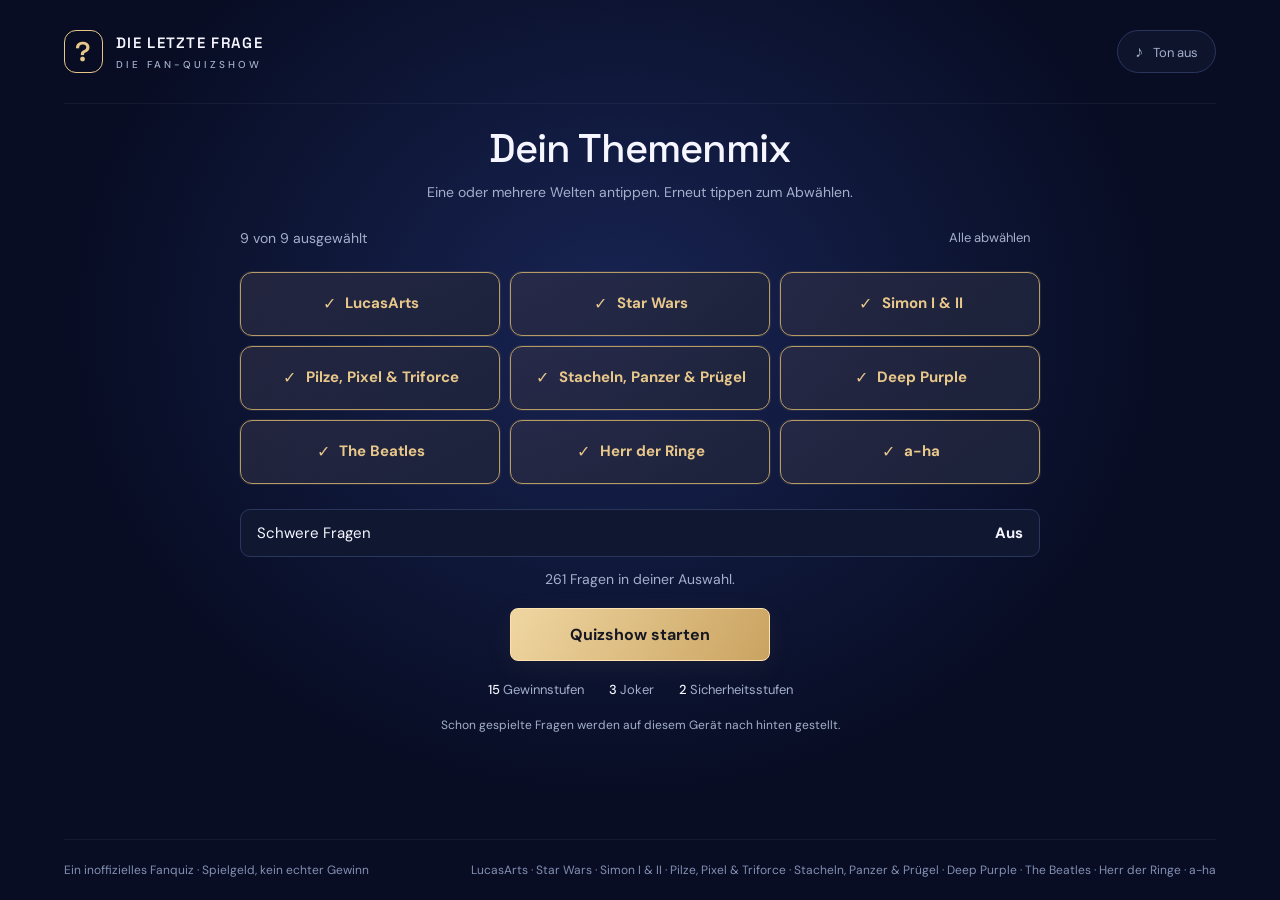
<file: index.html>
<!doctype html><html lang="de"><head><meta charset="utf-8"><meta name="viewport" content="width=device-width,initial-scale=1"><meta name="theme-color" content="#080d24"><meta name="description" content="15 Fragen. Neun Welten. Eine Million. Die Quizshow für Fans von LucasArts, Star Wars, Simon the Sorcerer Retroklassiker von Nintendo und SEGA, Deep Purple, The Beatles, Herr der Ringe und a-ha."><title>Die letzte Frage · Die Fan-Quizshow</title><link rel="icon" type="image/svg+xml" href="data:image/svg+xml,%3Csvg xmlns='http://www.w3.org/2000/svg' viewBox='0 0 64 64'%3E%3Crect width='64' height='64' rx='16' fill='%230a1234'/%3E%3Cpath d='M32 7 55 20v24L32 57 9 44V20Z' fill='none' stroke='%23cdb075' stroke-width='3'/%3E%3Ctext x='32' y='44' text-anchor='middle' font-family='Arial' font-weight='bold' font-size='34' fill='white'%3E?%3C/text%3E%3C/svg%3E"><link rel="stylesheet" href="style.css"><script defer src="questions.js"></script><script defer src="app.js"></script></head><body><div class="app"><header><a class="brand" href="./" aria-label="Die letzte Frage – Startseite"><span class="brand-icon">?</span><span>DIE LETZTE FRAGE<small>DIE FAN-QUIZSHOW</small></span></a><button class="icon-button" id="sound" aria-label="Ton einschalten" title="Ton einschalten">♪ <span>Ton aus</span></button></header><main id="main"></main><footer><span>Ein inoffizielles Fanquiz · Spielgeld, kein echter Gewinn</span><span>LucasArts · Star Wars · Simon I & II · Pilze, Pixel & Triforce · Stacheln, Panzer & Prügel · Deep Purple · The Beatles · Herr der Ringe · a-ha</span></footer></div><dialog id="modal"><div id="dialog-content"></div><button class="secondary full" id="close-dialog">Verstanden</button></dialog></body></html>
</file>
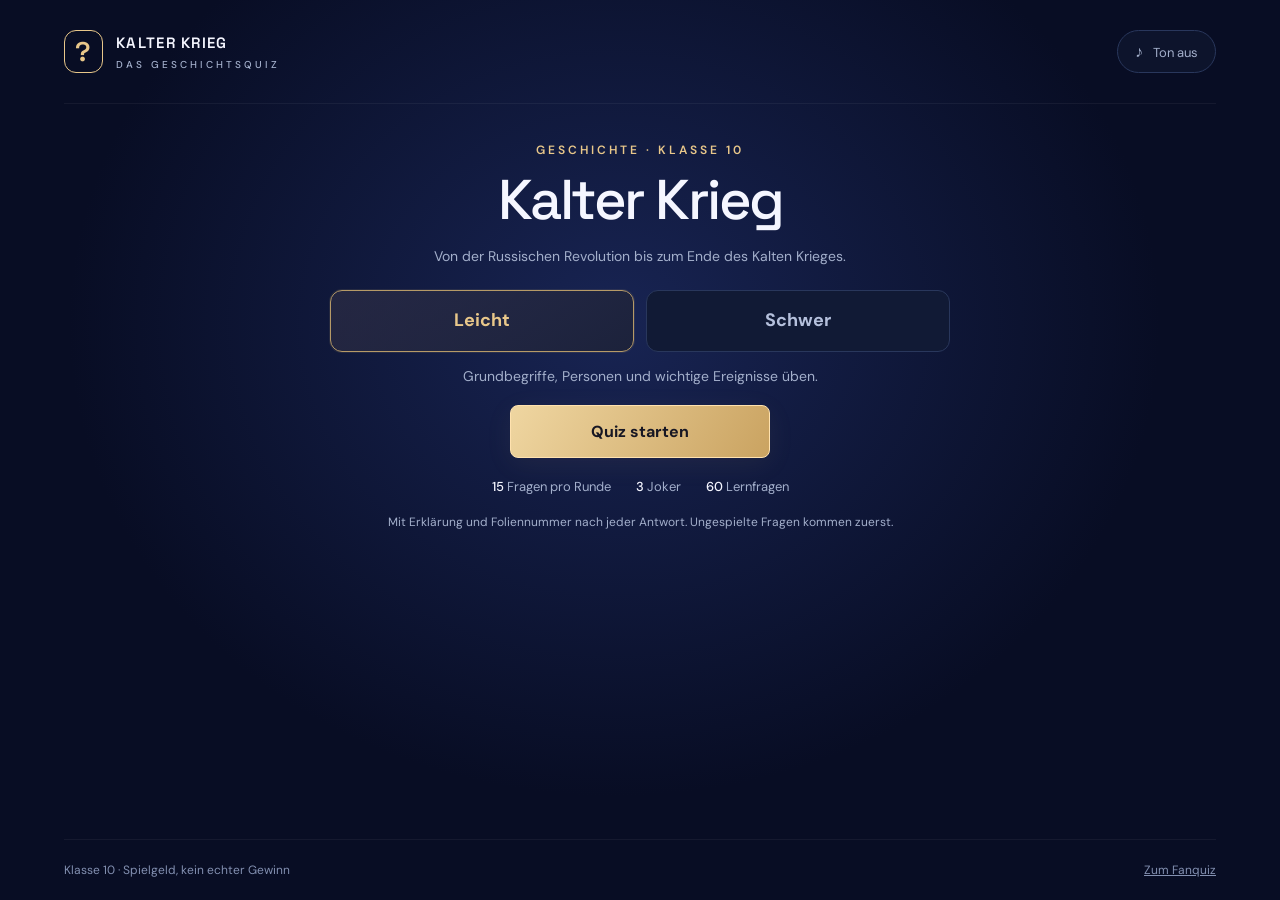
<file: kalter-krieg/index.html>
<!doctype html><html lang="de" translate="no"><head><meta charset="utf-8"><meta name="google" content="notranslate"><meta name="viewport" content="width=device-width,initial-scale=1"><meta name="theme-color" content="#080d24"><meta name="description" content="Kalter Krieg: Geschichtsquiz für Klasse 10 am Gymnasium. 60 Fragen mit Erklärungen, Folienverweisen und zwei Schwierigkeitsstufen."><title>Kalter Krieg · Klasse 10</title><link rel="icon" type="image/svg+xml" href="data:image/svg+xml,%3Csvg xmlns='http://www.w3.org/2000/svg' viewBox='0 0 64 64'%3E%3Crect width='64' height='64' rx='16' fill='%230a1234'/%3E%3Cpath d='M32 7 55 20v24L32 57 9 44V20Z' fill='none' stroke='%23cdb075' stroke-width='3'/%3E%3Ctext x='32' y='44' text-anchor='middle' font-family='Arial' font-weight='bold' font-size='34' fill='white'%3E?%3C/text%3E%3C/svg%3E"><link rel="stylesheet" href="style.css"><script defer src="questions.js?v=slides-1"></script><script defer src="app.js?v=slides-1"></script></head><body><div class="app"><header><a class="brand" href="./" aria-label="Kalter Krieg – Startseite"><span class="brand-icon">?</span><span>KALTER KRIEG<small>DAS GESCHICHTSQUIZ</small></span></a><button class="icon-button" id="sound" aria-label="Ton einschalten" title="Ton einschalten">♪ <span>Ton aus</span></button></header><main id="main"></main><footer><span>Klasse 10 · Spielgeld, kein echter Gewinn</span><a href="../">Zum Fanquiz</a></footer></div><dialog id="modal"><div id="dialog-content"></div><button class="secondary full" id="close-dialog">Verstanden</button></dialog></body></html>
</file>
<file: style.css>
@import url('https://fonts.googleapis.com/css2?family=DM+Sans:wght@400;500;600;700&family=Space+Grotesk:wght@400;500;600;700&display=swap');
:root{color-scheme:dark;--bg:#080d24;--panel:#101831;--line:#29375c;--muted:#a3afcb;--gold:#e8c78a;--white:#f5f6ff;--blue:#5878ff}*{box-sizing:border-box}body{margin:0;background:radial-gradient(ellipse at 48% 36%,#182453 0,transparent 58%),var(--bg);color:var(--white);font-family:'DM Sans',sans-serif;font-size:16px;min-height:100svh}button,a{-webkit-tap-highlight-color:transparent}button,select{font:inherit}button{cursor:pointer;color:inherit}button:disabled{cursor:default}button:focus-visible,a:focus-visible,summary:focus-visible{outline:3px solid #e8c78a;outline-offset:5px}a{color:inherit}.app{max-width:1440px;margin:auto;padding:0 5%}header{height:104px;display:flex;align-items:center;justify-content:space-between;border-bottom:1px solid #ffffff0d}.brand{text-decoration:none;display:flex;align-items:center;gap:13px;font:600 15px 'Space Grotesk',sans-serif;letter-spacing:1.3px}.brand small{display:block;font:500 10px 'DM Sans',sans-serif;letter-spacing:3px;color:var(--muted);margin-top:6px}.brand-icon{display:grid;place-items:center;width:39px;height:43px;border:1px solid var(--gold);border-radius:12px;font-size:27px;color:var(--gold)}.icon-button{border:1px solid var(--line);background:#101831aa;border-radius:30px;padding:10px 17px;color:var(--muted)}.icon-button span{font-size:13px;margin-left:6px}main{min-height:calc(100svh - 165px)}footer{min-height:60px;display:flex;align-items:center;justify-content:space-between;gap:15px;color:#8390b1;font-size:12px;border-top:1px solid #ffffff0d}.lobby{max-width:800px;margin:auto;text-align:center;padding:24px 0 40px}.eyebrow{font-size:12px;font-weight:600;letter-spacing:3px;color:var(--gold);text-transform:uppercase}.emblem{width:110px;height:110px;border:1px solid #7283b8;outline:1px solid #394675;outline-offset:8px;border-radius:50%;margin:19px auto 34px;display:grid;place-items:center;position:relative;background:radial-gradient(circle,#253366,#111832);box-shadow:0 0 75px #4d62e32b}.emblem:before{content:'';position:absolute;inset:12px;border:1px solid #6374a7;transform:rotate(45deg);border-radius:23px}.emblem span{font:500 57px 'Space Grotesk';color:var(--gold);z-index:1}h1,h2,h3,p{margin-top:0}h1{font:500 clamp(38px,6vw,64px)/1.07 'Space Grotesk';letter-spacing:-2.5px;margin-bottom:17px}h1 em{font-style:normal;color:var(--gold)}.intro{color:var(--muted);line-height:1.7;margin-bottom:29px}.category-label{font-size:12px;letter-spacing:2px;color:var(--muted);margin-bottom:12px}.categories{display:grid;grid-template-columns:repeat(3,1fr);gap:10px;margin-bottom:25px}.category{position:relative;min-height:88px;border:1px solid var(--line);border-radius:12px;background:#111a35;color:#b5c0dc;padding:17px 8px;transition:.2s}.category strong{display:block;font-size:15px;margin:0;line-height:1.3}.category.active{border-color:#b69a67;color:var(--gold);background:linear-gradient(145deg,#36334888,#1c223b);box-shadow:0 0 0 1px #b69a6722}.primary{border:1px solid #ffe2af;background:linear-gradient(120deg,#efd6a1,#caa361);color:#171723;border-radius:8px;padding:15px 30px;font-weight:700;min-height:51px;box-shadow:0 6px 28px #d4ac6812}.primary:hover{filter:brightness(1.08)}.primary:disabled{opacity:.35}.start{min-width:260px}.rules{display:flex;justify-content:center;gap:25px;color:var(--muted);font-size:13px;margin-top:20px}.rules b{color:#f5f6ff;font-weight:500}.game{display:grid;grid-template-columns:minmax(0,1fr) 244px;gap:48px;padding:34px 0;align-items:start}.stage{padding:0 0 20px}.game-top{display:flex;justify-content:space-between;align-items:center;color:var(--muted);font-size:14px}.game-top strong{color:var(--white);font-weight:500}.joker-row{display:flex;gap:12px;justify-content:center;margin:34px 0 35px}.joker{border:1px solid #465787;background:linear-gradient(#1c2851,#101a38);border-radius:50%;width:80px;height:49px;font:600 19px 'Space Grotesk';transition:.2s}.joker:hover:not(:disabled){border-color:var(--gold);color:var(--gold);transform:translateY(-2px)}.joker:disabled{opacity:.25;text-decoration:line-through}.joker-wrap{text-align:center}.joker-wrap small{display:block;font-size:12px;color:var(--muted);margin-top:9px}.prize{text-align:center;margin-bottom:25px}.prize small{display:block;font-size:12px;letter-spacing:2px;color:var(--muted);margin-bottom:6px}.prize strong{font:500 clamp(32px,5vw,45px) 'Space Grotesk';color:var(--gold)}.question-meta{text-align:center;margin-bottom:17px;display:flex;gap:12px;justify-content:center;align-items:center;font-size:12px;color:var(--muted)}.pill{padding:5px 10px;border:1px solid #42507a;border-radius:20px;color:#cbd4ff}.question{position:relative;background:linear-gradient(110deg,#172751,#172045);border:1px solid #6074ac;border-radius:15px;padding:28px 27px;min-height:127px;display:flex;align-items:center;justify-content:center;box-shadow:0 12px 40px #0002}.question h2{text-align:center;font:500 clamp(20px,2.2vw,27px)/1.4 'Space Grotesk';margin:0;max-width:760px}.answers{display:grid;grid-template-columns:1fr 1fr;gap:13px;margin:23px 0}.answer{display:flex;align-items:center;gap:14px;text-align:left;min-height:66px;padding:15px 22px;border-radius:9px;border:1px solid #425584;background:linear-gradient(100deg,#111e3f,#142144);font-size:16px;transition:.15s}.letter{color:var(--gold);font:600 16px 'Space Grotesk'}.answer:hover:not(:disabled){border-color:#adbcf8;background:#243566}.answer.selected{border-color:var(--gold);background:#70562b}.answer.correct{background:#185346;border-color:#6edaba}.answer.wrong{background:#642f40;border-color:#e48695}.answer.removed{visibility:hidden}.action-area{text-align:center;min-height:113px}.hint{font-size:14px;color:var(--muted);margin-bottom:15px}.explanation{font-size:15px;line-height:1.6;color:#c8d4ef;max-width:650px;margin:0 auto 16px}.explanation a{font-size:12px;color:var(--muted);margin-left:8px}.secondary{border:1px solid var(--line);border-radius:8px;padding:12px 20px;background:#151e36;color:#dae2f8}.text-button{border:0;background:none;padding:10px;color:var(--muted);font-size:13px}.bottom-status{display:flex;align-items:center;justify-content:space-between;gap:12px;border-top:1px solid #ffffff0d;padding-top:17px;color:var(--muted);font-size:13px}.ladder{background:linear-gradient(160deg,#131c38dd,#10172bcc);border:1px solid var(--line);border-radius:16px;padding:21px 16px}.ladder summary{font-size:12px;letter-spacing:2px;color:var(--muted);list-style:none;margin-bottom:17px;pointer-events:none}.ladder ol{list-style:none;margin:0;padding:0;display:flex;flex-direction:column-reverse;gap:3px}.ladder li{display:flex;justify-content:space-between;align-items:center;padding:7px 14px;border-radius:5px;color:#8e9bbd;font:500 15px 'Space Grotesk'}.ladder .number{font-size:12px;opacity:.6;min-width:25px}.ladder li.safe{color:var(--white)}.ladder li.passed{color:#b8c6ed}.ladder li.current{background:var(--gold);color:#1a2035;box-shadow:0 3px 18px #e8c78a20}.ladder-note{font-size:12px;color:var(--muted);line-height:1.6;margin:17px 8px 0}.result{max-width:650px;margin:0 auto;padding:64px 0;text-align:center}.result h1{font-size:40px}.result .amount{font:500 clamp(42px,8vw,74px) 'Space Grotesk';color:var(--gold);margin:25px 0}.result p{color:var(--muted);line-height:1.65}.result-actions{display:flex;gap:12px;justify-content:center;margin-top:28px}.full{width:100%}dialog{width:min(460px,calc(100% - 36px));color:var(--white);background:#141e3a;border:1px solid #53618a;border-radius:18px;padding:28px;box-shadow:0 25px 100px #0008}dialog::backdrop{background:#020613bb;backdrop-filter:blur(7px)}dialog h2{font-family:'Space Grotesk';font-weight:500}dialog p{color:#b9c5e4;line-height:1.6}.bars{display:flex;gap:20px;height:170px;align-items:end;justify-content:center;margin:22px 0 27px}.bar-item{width:55px;text-align:center}.bar-item i{display:block;height:var(--height);min-height:3px;background:linear-gradient(#c4b07e,#6478d7);border-radius:5px;margin:7px 0}.bar-item small{color:var(--muted)}@media(min-width:1200px){.game{padding-top:45px;gap:65px}.stage{padding-top:5px}}@media(max-width:850px){.app{padding:0 24px}.game{gap:22px;grid-template-columns:minmax(0,1fr) 195px}.ladder{padding:18px 9px}.answer{padding:15px}.question{padding:23px 18px}footer span:last-child{display:none}}@media(max-width:650px){.app{padding:0 18px}header{height:77px}.brand{font-size:12px;letter-spacing:1px}.brand small{font-size:9px;letter-spacing:2px}.brand-icon{width:33px;height:36px;font-size:23px}.icon-button{padding:9px 12px}.icon-button span{display:none}.lobby{padding:16px 0 24px}.emblem{width:84px;height:84px;margin:14px auto 29px}.emblem span{font-size:44px}h1{letter-spacing:-1.5px}.intro{font-size:15px;margin-bottom:25px}.categories{grid-template-columns:repeat(2,1fr)}.category{min-height:76px;padding:13px 8px}.rules{gap:12px;font-size:12px;flex-wrap:wrap}.game{display:flex;flex-direction:column;padding:20px 0;gap:12px}.stage{width:100%;padding:0}.game-top{font-size:12px}.joker-row{margin:21px 0;gap:20px}.joker{width:68px;height:41px;font-size:17px}.joker-wrap small{font-size:11px}.prize{margin-bottom:18px}.prize strong{font-size:32px}.question-meta{margin-bottom:12px}.question{min-height:105px;padding:20px 17px}.question h2{font-size:20px}.answers{grid-template-columns:1fr;gap:9px;margin:17px 0}.answer{min-height:53px;padding:13px 16px;font-size:15px}.action-area{min-height:91px}.hint{font-size:13px;margin-bottom:12px}.primary{padding:13px 23px;min-height:46px}.bottom-status{padding-top:8px}.ladder{width:100%;padding:14px 16px}.ladder summary{pointer-events:auto;margin:0;cursor:pointer;letter-spacing:1px;display:flex;justify-content:space-between}.ladder summary:after{content:'Anzeigen +';letter-spacing:0}.ladder[open] summary{margin-bottom:15px}.ladder[open] summary:after{content:'Schließen −'}.ladder li{padding:7px 10px}.result{padding:40px 0}.result-actions{flex-direction:column}.result h1{font-size:33px}footer{font-size:11px;min-height:54px}main{min-height:calc(100svh - 132px)}}@media(prefers-reduced-motion:reduce){*{transition:none!important;animation:none!important}}

/* Expert selection spans the grid at desktop and mobile widths. */
.category[data-cat="hard"]{grid-column:1 / -1;border-color:var(--gold);}

/* Compact multi-select lobby. */
.mix-title{font-size:clamp(28px,5vw,40px);letter-spacing:-1px;margin:0 0 12px}
.selection-tools{display:flex;justify-content:space-between;align-items:center;color:var(--muted);font-size:14px;margin:12px 0}
.selection-tools button{min-height:44px}
.category{min-width:0;min-height:64px;padding:12px;display:flex;align-items:center;justify-content:center;gap:8px}
.selection-check{position:static;flex:0 0 16px;font-size:16px;line-height:1}
.difficulty-toggle{display:flex;justify-content:space-between;gap:14px;align-items:center;width:100%;min-height:48px;padding:12px 16px;border:1px solid var(--line);border-radius:10px;background:var(--panel);font-size:15px}
.difficulty-toggle.active{border-color:var(--gold);color:var(--gold)}
.pool-note{margin:12px 0 18px;line-height:1.5}
.history-note{font-size:12px;margin:18px 0 0;line-height:1.5}
.game-top{gap:12px;flex-wrap:wrap}
.question-meta{flex-wrap:wrap}
@media(max-width:650px){.category{min-height:60px;padding:10px 8px}.lobby .categories{margin-bottom:14px}.mix-title{margin-bottom:10px}}

/* Keep the player's choice prominent before and after locking it in. */
.answer-copy{min-width:0;flex:1;overflow-wrap:anywhere}
.answer-selection{display:block;margin-top:4px;font-size:11px;line-height:1.25;font-weight:700;letter-spacing:.3px}
.answer.selected,.answer.selected:hover:not(:disabled){background:linear-gradient(115deg,#ffe5a8,#efbd61);color:#171723;border-color:#fff0c9;box-shadow:inset 4px 0 0 #fff5dd,0 0 0 2px #e8c78a,0 4px 18px #e8c78a30;font-weight:700}
.answer.selected .letter{color:inherit}
.answer.selected.correct{background:linear-gradient(115deg,#b4f2d7,#72d5ae);color:#092c23;border-color:#edfff7;box-shadow:inset 4px 0 0 #edfff7,0 0 0 2px #72d5ae}
.answer.selected.wrong{background:linear-gradient(115deg,#ffd0d5,#f295a4);color:#3d1020;border-color:#fff0f2;box-shadow:inset 4px 0 0 #fff0f2,0 0 0 2px #f295a4}
.answer.selected:disabled{opacity:1;-webkit-text-fill-color:currentColor}
</file>
<file: kalter-krieg/style.css>
@import url('https://fonts.googleapis.com/css2?family=DM+Sans:wght@400;500;600;700&family=Space+Grotesk:wght@400;500;600;700&display=swap');
:root{color-scheme:dark;--bg:#080d24;--panel:#101831;--line:#29375c;--muted:#a3afcb;--gold:#e8c78a;--white:#f5f6ff;--blue:#5878ff}*{box-sizing:border-box}body{margin:0;background:radial-gradient(ellipse at 48% 36%,#182453 0,transparent 58%),var(--bg);color:var(--white);font-family:'DM Sans',sans-serif;font-size:16px;min-height:100svh}button,a{-webkit-tap-highlight-color:transparent}button,select{font:inherit}button{cursor:pointer;color:inherit}button:disabled{cursor:default}button:focus-visible,a:focus-visible,summary:focus-visible{outline:3px solid #e8c78a;outline-offset:5px}a{color:inherit}.app{max-width:1440px;margin:auto;padding:0 5%}header{height:104px;display:flex;align-items:center;justify-content:space-between;border-bottom:1px solid #ffffff0d}.brand{text-decoration:none;display:flex;align-items:center;gap:13px;font:600 15px 'Space Grotesk',sans-serif;letter-spacing:1.3px}.brand small{display:block;font:500 10px 'DM Sans',sans-serif;letter-spacing:3px;color:var(--muted);margin-top:6px}.brand-icon{display:grid;place-items:center;width:39px;height:43px;border:1px solid var(--gold);border-radius:12px;font-size:27px;color:var(--gold)}.icon-button{border:1px solid var(--line);background:#101831aa;border-radius:30px;padding:10px 17px;color:var(--muted)}.icon-button span{font-size:13px;margin-left:6px}main{min-height:calc(100svh - 165px)}footer{min-height:60px;display:flex;align-items:center;justify-content:space-between;gap:15px;color:#8390b1;font-size:12px;border-top:1px solid #ffffff0d}.lobby{max-width:800px;margin:auto;text-align:center;padding:24px 0 40px}.eyebrow{font-size:12px;font-weight:600;letter-spacing:3px;color:var(--gold);text-transform:uppercase}.emblem{width:110px;height:110px;border:1px solid #7283b8;outline:1px solid #394675;outline-offset:8px;border-radius:50%;margin:19px auto 34px;display:grid;place-items:center;position:relative;background:radial-gradient(circle,#253366,#111832);box-shadow:0 0 75px #4d62e32b}.emblem:before{content:'';position:absolute;inset:12px;border:1px solid #6374a7;transform:rotate(45deg);border-radius:23px}.emblem span{font:500 57px 'Space Grotesk';color:var(--gold);z-index:1}h1,h2,h3,p{margin-top:0}h1{font:500 clamp(38px,6vw,64px)/1.07 'Space Grotesk';letter-spacing:-2.5px;margin-bottom:17px}h1 em{font-style:normal;color:var(--gold)}.intro{color:var(--muted);line-height:1.7;margin-bottom:29px}.category-label{font-size:12px;letter-spacing:2px;color:var(--muted);margin-bottom:12px}.categories{display:grid;grid-template-columns:repeat(3,1fr);gap:10px;margin-bottom:25px}.category{position:relative;min-height:88px;border:1px solid var(--line);border-radius:12px;background:#111a35;color:#b5c0dc;padding:17px 8px;transition:.2s}.category strong{display:block;font-size:15px;margin:0;line-height:1.3}.category.active{border-color:#b69a67;color:var(--gold);background:linear-gradient(145deg,#36334888,#1c223b);box-shadow:0 0 0 1px #b69a6722}.primary{border:1px solid #ffe2af;background:linear-gradient(120deg,#efd6a1,#caa361);color:#171723;border-radius:8px;padding:15px 30px;font-weight:700;min-height:51px;box-shadow:0 6px 28px #d4ac6812}.primary:hover{filter:brightness(1.08)}.primary:disabled{opacity:.35}.start{min-width:260px}.rules{display:flex;justify-content:center;gap:25px;color:var(--muted);font-size:13px;margin-top:20px}.rules b{color:#f5f6ff;font-weight:500}.game{display:grid;grid-template-columns:minmax(0,1fr) 244px;gap:48px;padding:34px 0;align-items:start}.stage{padding:0 0 20px}.game-top{display:flex;justify-content:space-between;align-items:center;color:var(--muted);font-size:14px}.game-top strong{color:var(--white);font-weight:500}.joker-row{display:flex;gap:12px;justify-content:center;margin:34px 0 35px}.joker{border:1px solid #465787;background:linear-gradient(#1c2851,#101a38);border-radius:50%;width:80px;height:49px;font:600 19px 'Space Grotesk';transition:.2s}.joker:hover:not(:disabled){border-color:var(--gold);color:var(--gold);transform:translateY(-2px)}.joker:disabled{opacity:.25;text-decoration:line-through}.joker-wrap{text-align:center}.joker-wrap small{display:block;font-size:12px;color:var(--muted);margin-top:9px}.prize{text-align:center;margin-bottom:25px}.prize small{display:block;font-size:12px;letter-spacing:2px;color:var(--muted);margin-bottom:6px}.prize strong{font:500 clamp(32px,5vw,45px) 'Space Grotesk';color:var(--gold)}.question-meta{text-align:center;margin-bottom:17px;display:flex;gap:12px;justify-content:center;align-items:center;font-size:12px;color:var(--muted)}.pill{padding:5px 10px;border:1px solid #42507a;border-radius:20px;color:#cbd4ff}.question{position:relative;background:linear-gradient(110deg,#172751,#172045);border:1px solid #6074ac;border-radius:15px;padding:28px 27px;min-height:127px;display:flex;align-items:center;justify-content:center;box-shadow:0 12px 40px #0002}.question h2{text-align:center;font:500 clamp(20px,2.2vw,27px)/1.4 'Space Grotesk';margin:0;max-width:760px}.answers{display:grid;grid-template-columns:1fr 1fr;gap:13px;margin:23px 0}.answer{display:flex;align-items:center;gap:14px;text-align:left;min-height:66px;padding:15px 22px;border-radius:9px;border:1px solid #425584;background:linear-gradient(100deg,#111e3f,#142144);font-size:16px;transition:.15s}.letter{color:var(--gold);font:600 16px 'Space Grotesk'}.answer:hover:not(:disabled){border-color:#adbcf8;background:#243566}.answer.selected{border-color:var(--gold);background:#70562b}.answer.correct{background:#185346;border-color:#6edaba}.answer.wrong{background:#642f40;border-color:#e48695}.answer.removed{visibility:hidden}.action-area{text-align:center;min-height:113px}.hint{font-size:14px;color:var(--muted);margin-bottom:15px}.explanation{font-size:15px;line-height:1.6;color:#c8d4ef;max-width:650px;margin:0 auto 16px}.explanation a{font-size:12px;color:var(--muted);margin-left:8px}.secondary{border:1px solid var(--line);border-radius:8px;padding:12px 20px;background:#151e36;color:#dae2f8}.text-button{border:0;background:none;padding:10px;color:var(--muted);font-size:13px}.bottom-status{display:flex;align-items:center;justify-content:space-between;gap:12px;border-top:1px solid #ffffff0d;padding-top:17px;color:var(--muted);font-size:13px}.ladder{background:linear-gradient(160deg,#131c38dd,#10172bcc);border:1px solid var(--line);border-radius:16px;padding:21px 16px}.ladder summary{font-size:12px;letter-spacing:2px;color:var(--muted);list-style:none;margin-bottom:17px;pointer-events:none}.ladder ol{list-style:none;margin:0;padding:0;display:flex;flex-direction:column-reverse;gap:3px}.ladder li{display:flex;justify-content:space-between;align-items:center;padding:7px 14px;border-radius:5px;color:#8e9bbd;font:500 15px 'Space Grotesk'}.ladder .number{font-size:12px;opacity:.6;min-width:25px}.ladder li.safe{color:var(--white)}.ladder li.passed{color:#b8c6ed}.ladder li.current{background:var(--gold);color:#1a2035;box-shadow:0 3px 18px #e8c78a20}.ladder-note{font-size:12px;color:var(--muted);line-height:1.6;margin:17px 8px 0}.result{max-width:650px;margin:0 auto;padding:64px 0;text-align:center}.result h1{font-size:40px}.result .amount{font:500 clamp(42px,8vw,74px) 'Space Grotesk';color:var(--gold);margin:25px 0}.result p{color:var(--muted);line-height:1.65}.result-actions{display:flex;gap:12px;justify-content:center;margin-top:28px}.full{width:100%}dialog{width:min(460px,calc(100% - 36px));color:var(--white);background:#141e3a;border:1px solid #53618a;border-radius:18px;padding:28px;box-shadow:0 25px 100px #0008}dialog::backdrop{background:#020613bb;backdrop-filter:blur(7px)}dialog h2{font-family:'Space Grotesk';font-weight:500}dialog p{color:#b9c5e4;line-height:1.6}.bars{display:flex;gap:20px;height:170px;align-items:end;justify-content:center;margin:22px 0 27px}.bar-item{width:55px;text-align:center}.bar-item i{display:block;height:var(--height);min-height:3px;background:linear-gradient(#c4b07e,#6478d7);border-radius:5px;margin:7px 0}.bar-item small{color:var(--muted)}@media(min-width:1200px){.game{padding-top:45px;gap:65px}.stage{padding-top:5px}}@media(max-width:850px){.app{padding:0 24px}.game{gap:22px;grid-template-columns:minmax(0,1fr) 195px}.ladder{padding:18px 9px}.answer{padding:15px}.question{padding:23px 18px}footer span:last-child{display:none}}@media(max-width:650px){.app{padding:0 18px}header{height:77px}.brand{font-size:12px;letter-spacing:1px}.brand small{font-size:9px;letter-spacing:2px}.brand-icon{width:33px;height:36px;font-size:23px}.icon-button{padding:9px 12px}.icon-button span{display:none}.lobby{padding:16px 0 24px}.emblem{width:84px;height:84px;margin:14px auto 29px}.emblem span{font-size:44px}h1{letter-spacing:-1.5px}.intro{font-size:15px;margin-bottom:25px}.categories{grid-template-columns:repeat(2,1fr)}.category{min-height:76px;padding:13px 8px}.rules{gap:12px;font-size:12px;flex-wrap:wrap}.game{display:flex;flex-direction:column;padding:20px 0;gap:12px}.stage{width:100%;padding:0}.game-top{font-size:12px}.joker-row{margin:21px 0;gap:20px}.joker{width:68px;height:41px;font-size:17px}.joker-wrap small{font-size:11px}.prize{margin-bottom:18px}.prize strong{font-size:32px}.question-meta{margin-bottom:12px}.question{min-height:105px;padding:20px 17px}.question h2{font-size:20px}.answers{grid-template-columns:1fr;gap:9px;margin:17px 0}.answer{min-height:53px;padding:13px 16px;font-size:15px}.action-area{min-height:91px}.hint{font-size:13px;margin-bottom:12px}.primary{padding:13px 23px;min-height:46px}.bottom-status{padding-top:8px}.ladder{width:100%;padding:14px 16px}.ladder summary{pointer-events:auto;margin:0;cursor:pointer;letter-spacing:1px;display:flex;justify-content:space-between}.ladder summary:after{content:'Anzeigen +';letter-spacing:0}.ladder[open] summary{margin-bottom:15px}.ladder[open] summary:after{content:'Schließen −'}.ladder li{padding:7px 10px}.result{padding:40px 0}.result-actions{flex-direction:column}.result h1{font-size:33px}footer{font-size:11px;min-height:54px}main{min-height:calc(100svh - 132px)}}@media(prefers-reduced-motion:reduce){*{transition:none!important;animation:none!important}}

/* Expert selection spans the grid at desktop and mobile widths. */
.category[data-cat="hard"]{grid-column:1 / -1;border-color:var(--gold);}

/* Compact multi-select lobby. */
.mix-title{font-size:clamp(28px,5vw,40px);letter-spacing:-1px;margin:0 0 12px}
.selection-tools{display:flex;justify-content:space-between;align-items:center;color:var(--muted);font-size:14px;margin:12px 0}
.selection-tools button{min-height:44px}
.category{min-width:0;min-height:64px;padding:12px;display:flex;align-items:center;justify-content:center;gap:8px}
.selection-check{position:static;flex:0 0 16px;font-size:16px;line-height:1}
.difficulty-toggle{display:flex;justify-content:space-between;gap:14px;align-items:center;width:100%;min-height:48px;padding:12px 16px;border:1px solid var(--line);border-radius:10px;background:var(--panel);font-size:15px}
.difficulty-toggle.active{border-color:var(--gold);color:var(--gold)}
.pool-note{margin:12px 0 18px;line-height:1.5}
.history-note{font-size:12px;margin:18px 0 0;line-height:1.5}
.game-top{gap:12px;flex-wrap:wrap}
.question-meta{flex-wrap:wrap}
@media(max-width:650px){.category{min-height:60px;padding:10px 8px}.lobby .categories{margin-bottom:14px}.mix-title{margin-bottom:10px}}

/* Keep the player's choice prominent before and after locking it in. */
.answer-copy{min-width:0;flex:1;overflow-wrap:anywhere}
.answer-selection{display:block;margin-top:4px;font-size:11px;line-height:1.25;font-weight:700;letter-spacing:.3px}
.answer.selected,.answer.selected:hover:not(:disabled){background:linear-gradient(115deg,#ffe5a8,#efbd61);color:#171723;border-color:#fff0c9;box-shadow:inset 4px 0 0 #fff5dd,0 0 0 2px #e8c78a,0 4px 18px #e8c78a30;font-weight:700}
.answer.selected .letter{color:inherit}
.answer.selected.correct{background:linear-gradient(115deg,#b4f2d7,#72d5ae);color:#092c23;border-color:#edfff7;box-shadow:inset 4px 0 0 #edfff7,0 0 0 2px #72d5ae}
.answer.selected.wrong{background:linear-gradient(115deg,#ffd0d5,#f295a4);color:#3d1020;border-color:#fff0f2;box-shadow:inset 4px 0 0 #fff0f2,0 0 0 2px #f295a4}
.answer.selected:disabled{opacity:1;-webkit-text-fill-color:currentColor}

/* Compact school edition. */
.study-lobby{max-width:620px;padding-top:38px}.study-lobby h1{font-size:clamp(36px,8vw,56px)}.level-options{display:grid;grid-template-columns:1fr 1fr;gap:12px;margin:25px 0 14px}.level-options .category{min-height:62px}.level-options .category strong{font-size:18px}.answer-copy{overflow-wrap:anywhere}@media(max-width:650px){.study-lobby{padding-top:24px}.study-lobby .rules{gap:12px}.study-lobby .start{width:100%;min-width:0}}
</file>
